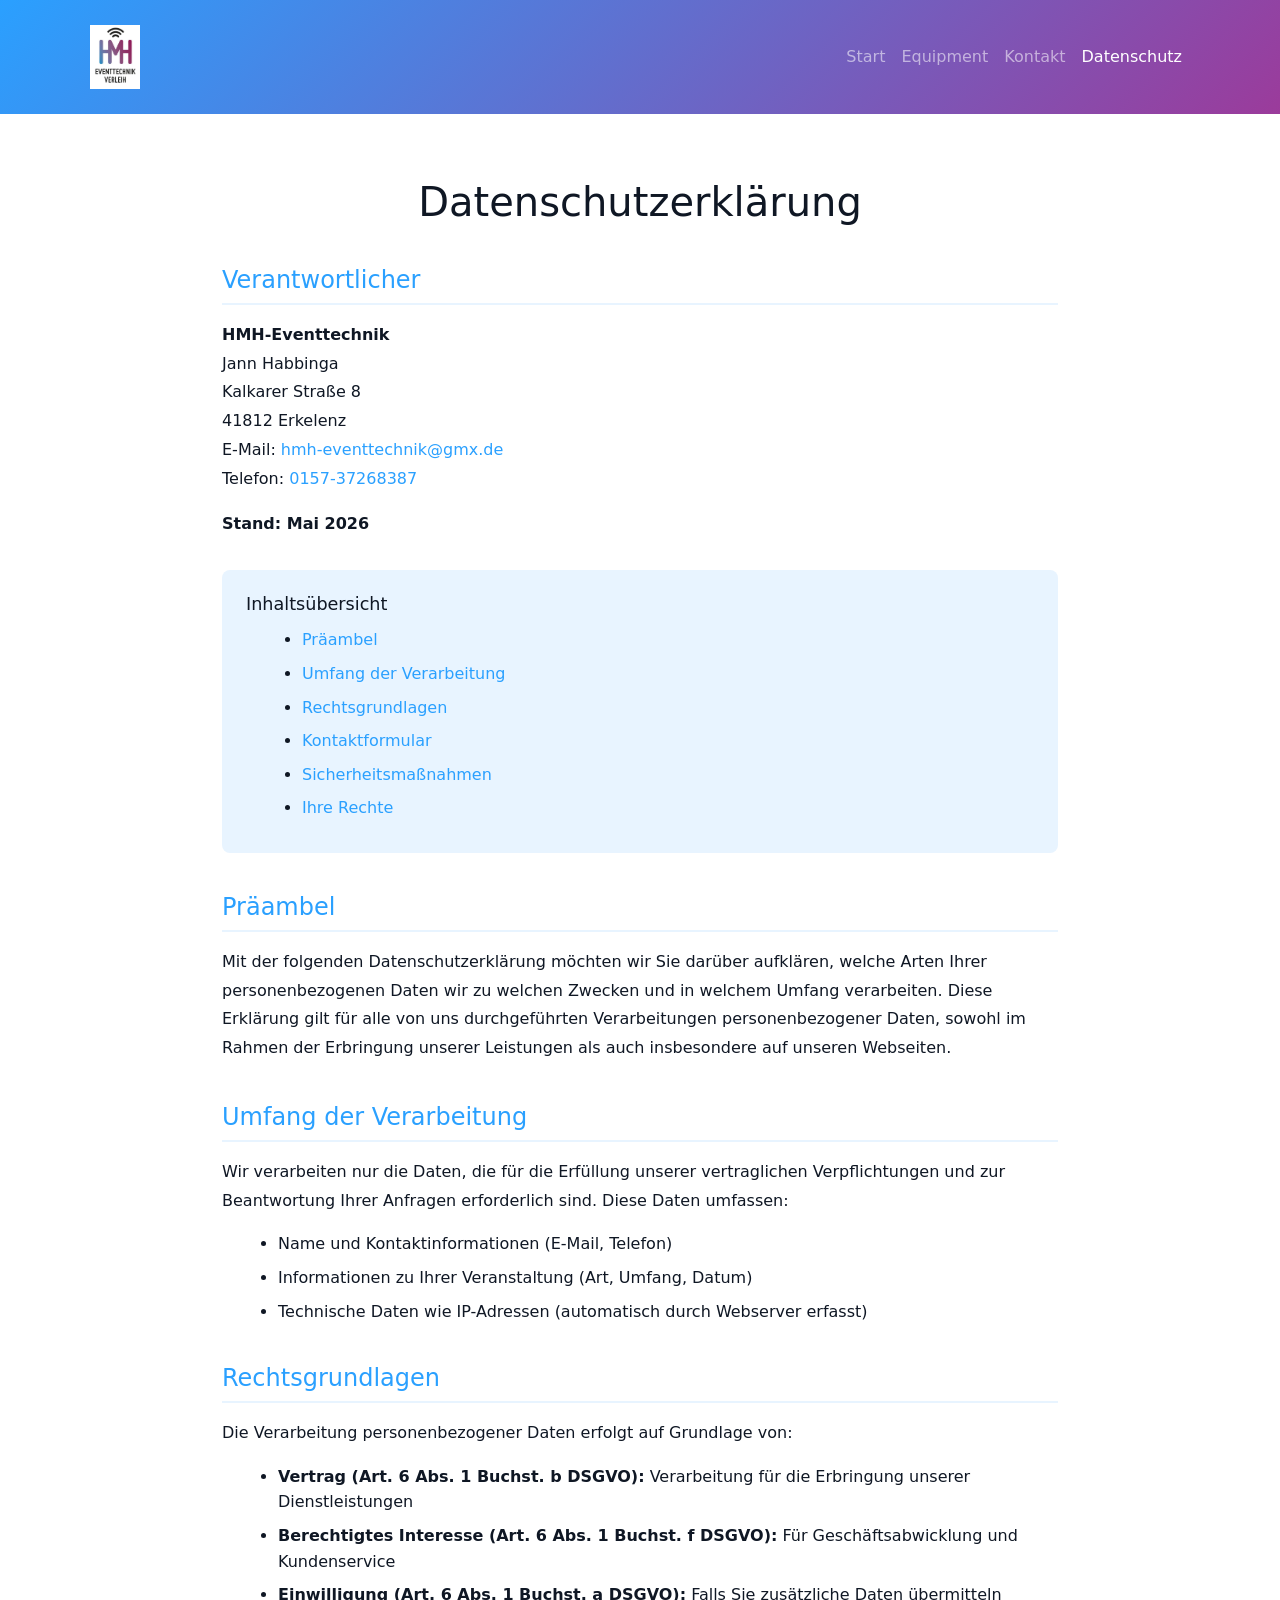
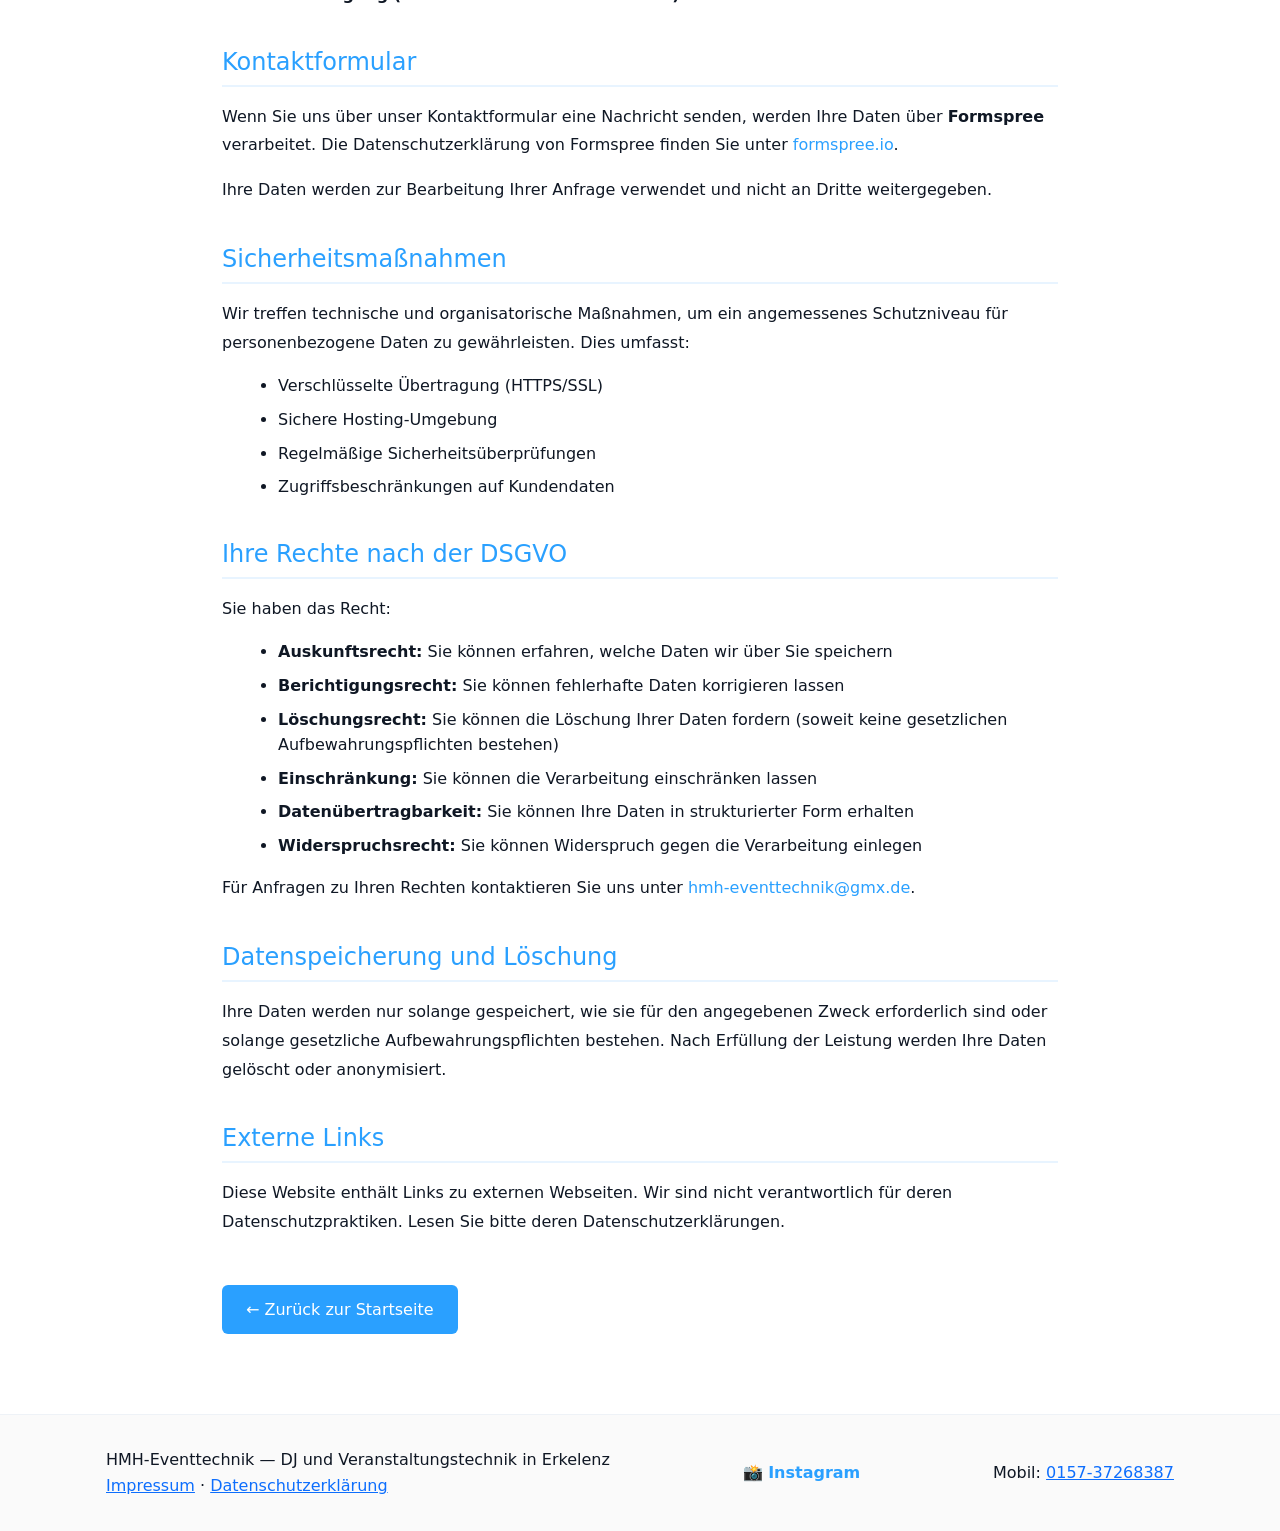
<file: pages/datenschutz.html>
<!doctype html>
<html lang="de">
<head>
  <meta charset="utf-8" />
  <meta name="viewport" content="width=device-width,initial-scale=1" />
  <meta name="description" content="Datenschutzerklärung von HMH-Eventtechnik" />
  <title>Datenschutzerklärung — HMH-Eventtechnik</title>
  <link rel="icon" href="../assets/logo.png" />
  <link href="https://cdn.jsdelivr.net/npm/bootstrap@5.3.2/dist/css/bootstrap.min.css" rel="stylesheet">
  <link rel="stylesheet" href="../styles.css" />
  <style>
    body { display: flex; flex-direction: column; min-height: 100vh; }
    main { flex: 1; }
    .legal-content { max-width: 900px; margin: 4rem auto 3rem; padding: 0 2rem; }
    .legal-content h1 { font-size: 2.5rem; margin-bottom: 2rem; text-align: center; }
    .legal-content h2 { font-size: 1.5rem; margin-top: 2.5rem; margin-bottom: 1rem; color: var(--accent-start); border-bottom: 2px solid var(--accent-light); padding-bottom: 0.5rem; }
    .legal-content h3 { font-size: 1.1rem; margin-top: 1.5rem; margin-bottom: 0.75rem; }
    .legal-content p { line-height: 1.8; margin-bottom: 1rem; color: var(--text); }
    .legal-content a { color: var(--accent-start); text-decoration: none; }
    .legal-content a:hover { text-decoration: underline; color: var(--accent-end); }
    .legal-content ul, .legal-content ol { margin-left: 1.5rem; margin-bottom: 1rem; }
    .legal-content li { margin-bottom: 0.5rem; }
    .toc { background: var(--accent-light); padding: 1.5rem; border-radius: 8px; margin: 2rem 0; }
    .toc ul { margin-left: 1.5rem; margin-bottom: 0; }
    .back-button { display: inline-block; margin-top: 2rem; padding: 0.75rem 1.5rem; background: var(--accent-start) !important; color: white !important; border-radius: 6px; text-decoration: none !important; transition: all 0.2s; }
    .back-button:hover { background: var(--accent-end); text-decoration: none; }
    @media(max-width: 700px) {
      .legal-content { margin: 2rem auto 2rem; }
      .legal-content h1 { font-size: 1.8rem; margin-bottom: 1.5rem; }
      .legal-content h2 { font-size: 1.2rem; margin-top: 1.5rem; }
    }
  </style>
</head>
<body>
  <header class="site-header">
    <nav class="navbar navbar-expand-lg navbar-dark">
      <div class="container header-inner">
        <a class="navbar-brand logo" href="../index.html">
          <img src="../assets/logo.png" alt="HMH Eventtechnik Logo" />
        </a>
        <button class="navbar-toggler" type="button" data-bs-toggle="collapse" data-bs-target="#main-nav" aria-controls="main-nav" aria-expanded="false" aria-label="Navigation öffnen">
          <span class="navbar-toggler-icon"></span>
        </button>
        <div class="collapse navbar-collapse" id="main-nav">
          <ul class="navbar-nav ms-auto mb-2 mb-lg-0">
            <li class="nav-item"><a class="nav-link" href="../index.html#start">Start</a></li>
            <li class="nav-item"><a class="nav-link" href="../index.html#material">Equipment</a></li>
            <li class="nav-item"><a class="nav-link" href="../index.html#kontakt">Kontakt</a></li>
            <li class="nav-item"><a class="nav-link active" href="#">Datenschutz</a></li>
          </ul>
        </div>
      </div>
    </nav>
  </header>

  <main>
    <div class="legal-content">
      <h1>Datenschutzerklärung</h1>

      <h2>Verantwortlicher</h2>
      <p>
        <strong>HMH-Eventtechnik</strong><br>
        Jann Habbinga<br>
        Kalkarer Straße 8<br>
        41812 Erkelenz<br>
        E-Mail: <a href="mailto:hmh-eventtechnik@gmx.de">hmh-eventtechnik@gmx.de</a><br>
        Telefon: <a href="tel:+4915737268387">0157-37268387</a>
      </p>

      <p><strong>Stand: Mai 2026</strong></p>

      <div class="toc">
        <h3 style="margin-top:0">Inhaltsübersicht</h3>
        <ul>
          <li><a href="#praambel" style="color:var(--accent-start)">Präambel</a></li>
          <li><a href="#umfang" style="color:var(--accent-start)">Umfang der Verarbeitung</a></li>
          <li><a href="#rechtsgrundlagen" style="color:var(--accent-start)">Rechtsgrundlagen</a></li>
          <li><a href="#kontaktformular" style="color:var(--accent-start)">Kontaktformular</a></li>
          <li><a href="#sicherheit" style="color:var(--accent-start)">Sicherheitsmaßnahmen</a></li>
          <li><a href="#rechte" style="color:var(--accent-start)">Ihre Rechte</a></li>
        </ul>
      </div>

      <h2 id="praambel">Präambel</h2>
      <p>
        Mit der folgenden Datenschutzerklärung möchten wir Sie darüber aufklären, welche Arten Ihrer personenbezogenen Daten wir zu welchen Zwecken und in welchem Umfang verarbeiten. Diese Erklärung gilt für alle von uns durchgeführten Verarbeitungen personenbezogener Daten, sowohl im Rahmen der Erbringung unserer Leistungen als auch insbesondere auf unseren Webseiten.
      </p>

      <h2 id="umfang">Umfang der Verarbeitung</h2>
      <p>
        Wir verarbeiten nur die Daten, die für die Erfüllung unserer vertraglichen Verpflichtungen und zur Beantwortung Ihrer Anfragen erforderlich sind. Diese Daten umfassen:
      </p>
      <ul>
        <li>Name und Kontaktinformationen (E-Mail, Telefon)</li>
        <li>Informationen zu Ihrer Veranstaltung (Art, Umfang, Datum)</li>
        <li>Technische Daten wie IP-Adressen (automatisch durch Webserver erfasst)</li>
      </ul>

      <h2 id="rechtsgrundlagen">Rechtsgrundlagen</h2>
      <p>
        Die Verarbeitung personenbezogener Daten erfolgt auf Grundlage von:
      </p>
      <ul>
        <li><strong>Vertrag (Art. 6 Abs. 1 Buchst. b DSGVO):</strong> Verarbeitung für die Erbringung unserer Dienstleistungen</li>
        <li><strong>Berechtigtes Interesse (Art. 6 Abs. 1 Buchst. f DSGVO):</strong> Für Geschäftsabwicklung und Kundenservice</li>
        <li><strong>Einwilligung (Art. 6 Abs. 1 Buchst. a DSGVO):</strong> Falls Sie zusätzliche Daten übermitteln</li>
      </ul>

      <h2 id="kontaktformular">Kontaktformular</h2>
      <p>
        Wenn Sie uns über unser Kontaktformular eine Nachricht senden, werden Ihre Daten über <strong>Formspree</strong> verarbeitet. Die Datenschutzerklärung von Formspree finden Sie unter <a href="https://formspree.io/legal/privacy-policy/" target="_blank">formspree.io</a>.
      </p>
      <p>
        Ihre Daten werden zur Bearbeitung Ihrer Anfrage verwendet und nicht an Dritte weitergegeben.
      </p>

      <h2 id="sicherheit">Sicherheitsmaßnahmen</h2>
      <p>
        Wir treffen technische und organisatorische Maßnahmen, um ein angemessenes Schutzniveau für personenbezogene Daten zu gewährleisten. Dies umfasst:
      </p>
      <ul>
        <li>Verschlüsselte Übertragung (HTTPS/SSL)</li>
        <li>Sichere Hosting-Umgebung</li>
        <li>Regelmäßige Sicherheitsüberprüfungen</li>
        <li>Zugriffsbeschränkungen auf Kundendaten</li>
      </ul>

      <h2 id="rechte">Ihre Rechte nach der DSGVO</h2>
      <p>
        Sie haben das Recht:
      </p>
      <ul>
        <li><strong>Auskunftsrecht:</strong> Sie können erfahren, welche Daten wir über Sie speichern</li>
        <li><strong>Berichtigungsrecht:</strong> Sie können fehlerhafte Daten korrigieren lassen</li>
        <li><strong>Löschungsrecht:</strong> Sie können die Löschung Ihrer Daten fordern (soweit keine gesetzlichen Aufbewahrungspflichten bestehen)</li>
        <li><strong>Einschränkung:</strong> Sie können die Verarbeitung einschränken lassen</li>
        <li><strong>Datenübertragbarkeit:</strong> Sie können Ihre Daten in strukturierter Form erhalten</li>
        <li><strong>Widerspruchsrecht:</strong> Sie können Widerspruch gegen die Verarbeitung einlegen</li>
      </ul>
      <p>
        Für Anfragen zu Ihren Rechten kontaktieren Sie uns unter <a href="mailto:hmh-eventtechnik@gmx.de">hmh-eventtechnik@gmx.de</a>.
      </p>

      <h2>Datenspeicherung und Löschung</h2>
      <p>
        Ihre Daten werden nur solange gespeichert, wie sie für den angegebenen Zweck erforderlich sind oder solange gesetzliche Aufbewahrungspflichten bestehen. Nach Erfüllung der Leistung werden Ihre Daten gelöscht oder anonymisiert.
      </p>

      <h2>Externe Links</h2>
      <p>
        Diese Website enthält Links zu externen Webseiten. Wir sind nicht verantwortlich für deren Datenschutzpraktiken. Lesen Sie bitte deren Datenschutzerklärungen.
      </p>

      <a href="../index.html" class="back-button">← Zurück zur Startseite</a>
    </div>
  </main>

  <footer class="site-footer">
    <div class="container footer-inner">
      <div>
        <p>HMH-Eventtechnik — DJ und Veranstaltungstechnik in Erkelenz</p>
        <p><a href="impressum.html">Impressum</a> · <a href="datenschutz.html">Datenschutzerklärung</a></p>
      </div>
      <div class="footer-social">
        <a href="https://www.instagram.com/hmh_eventtechnik/" target="_blank" rel="noopener">📸 Instagram</a>
      </div>
      <div class="footer-right">
        <p>Mobil: <a href="tel:+4915737268387">0157-37268387</a></p>
      </div>
    </div>
  </footer>

  <script src="https://cdn.jsdelivr.net/npm/bootstrap@5.3.2/dist/js/bootstrap.bundle.min.js"></script>
</body>
</html>
</file>
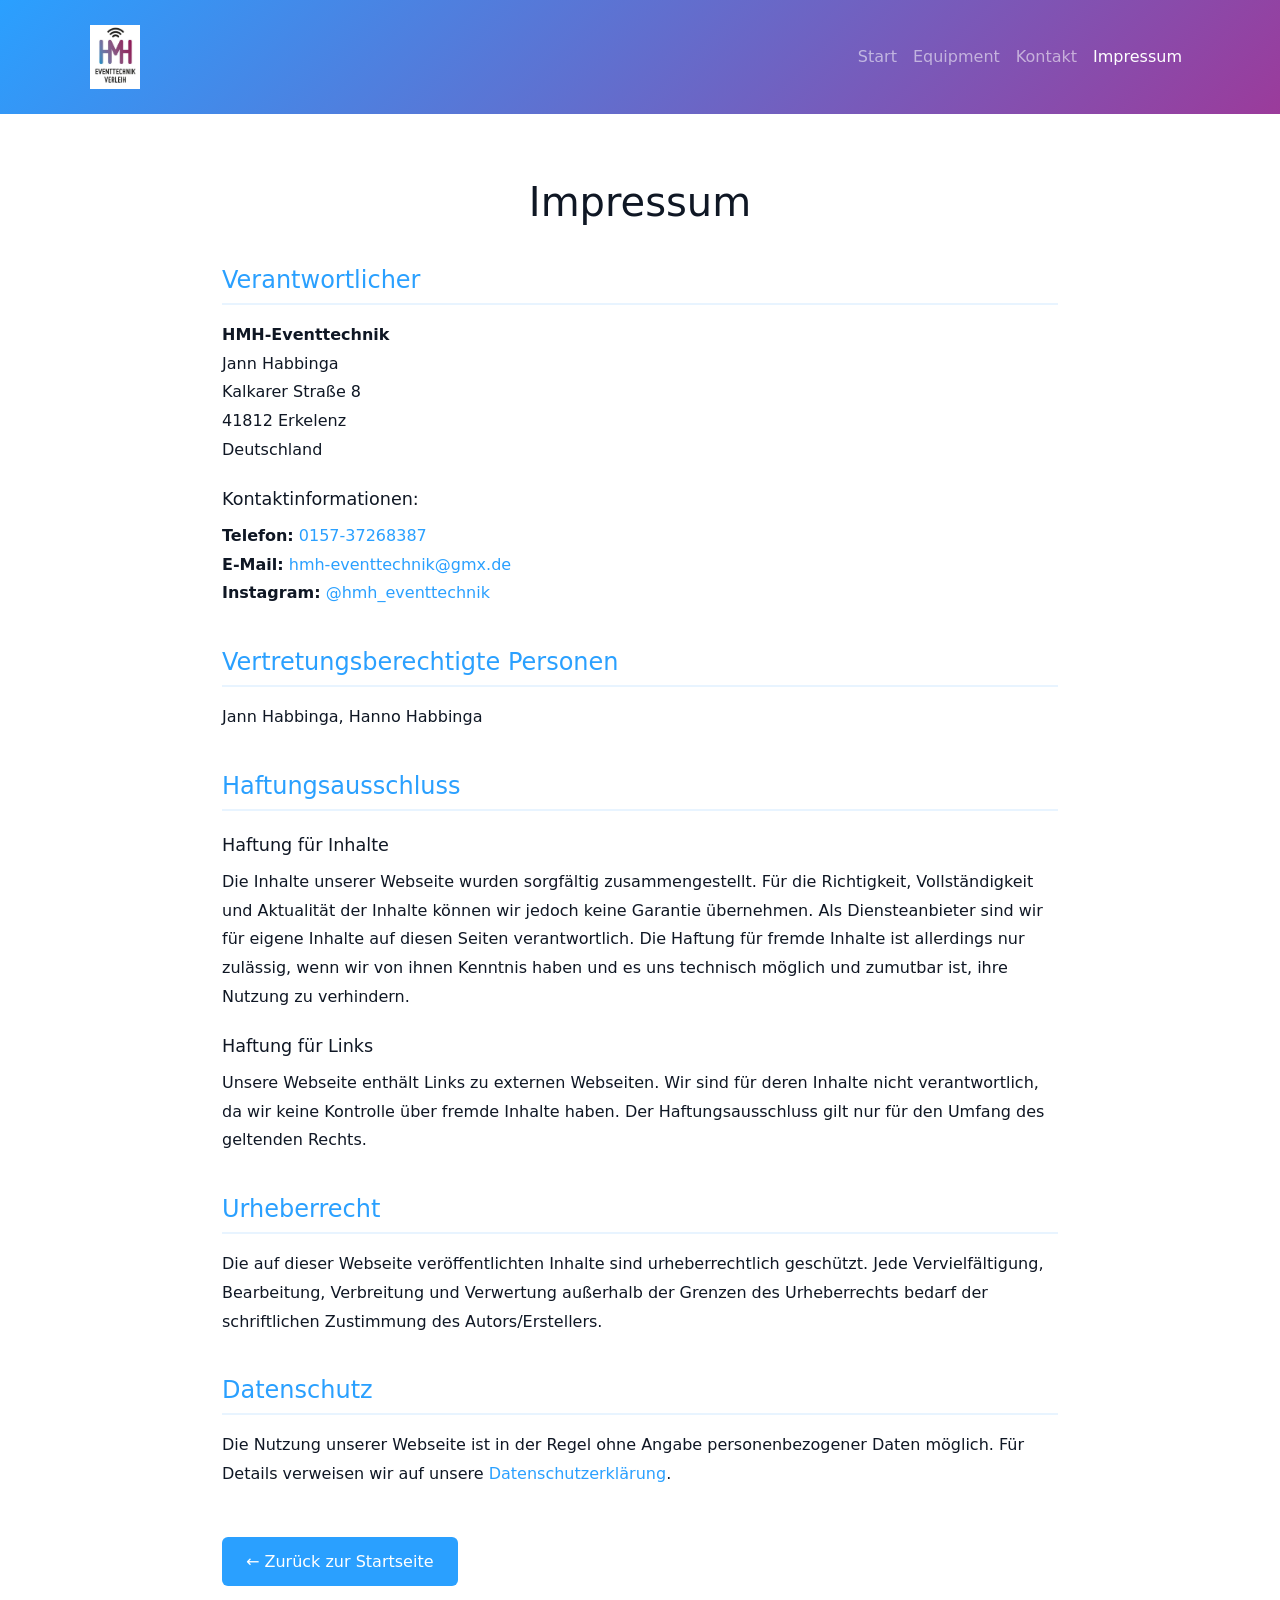
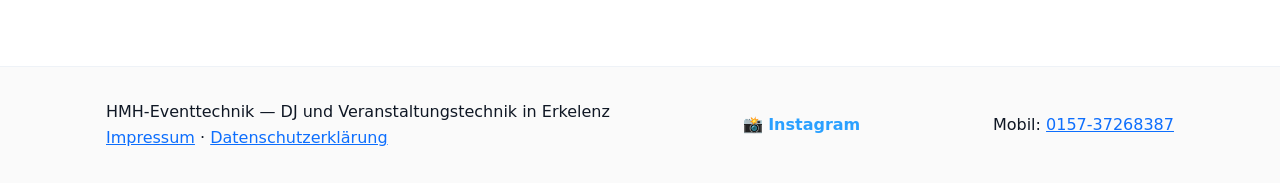
<file: pages/impressum.html>
<!doctype html>
<html lang="de">
<head>
  <meta charset="utf-8" />
  <meta name="viewport" content="width=device-width,initial-scale=1" />
  <meta name="description" content="Impressum und Datenschutzerklärung von HMH-Eventtechnik" />
  <title>Impressum — HMH-Eventtechnik</title>
  <link rel="icon" href="../assets/logo.png" />
  <link href="https://cdn.jsdelivr.net/npm/bootstrap@5.3.2/dist/css/bootstrap.min.css" rel="stylesheet">
  <link rel="stylesheet" href="../styles.css" />
  <style>
    body { display: flex; flex-direction: column; min-height: 100vh; }
    main { flex: 1; }
    .legal-content { max-width: 900px; margin: 4rem auto 3rem; padding: 0 2rem; }
    .legal-content h1 { font-size: 2.5rem; margin-bottom: 2rem; text-align: center; }
    .legal-content h2 { font-size: 1.5rem; margin-top: 2.5rem; margin-bottom: 1rem; color: var(--accent-start); border-bottom: 2px solid var(--accent-light); padding-bottom: 0.5rem; }
    .legal-content h3 { font-size: 1.1rem; margin-top: 1.5rem; margin-bottom: 0.75rem; }
    .legal-content p { line-height: 1.8; margin-bottom: 1rem; color: var(--text); }
    .legal-content a { color: var(--accent-start); text-decoration: none; }
    .legal-content a:hover { text-decoration: underline; color: var(--accent-end); }
    .legal-content ul, .legal-content ol { margin-left: 1.5rem; margin-bottom: 1rem; }
    .legal-content li { margin-bottom: 0.5rem; }
    .back-button { display: inline-block; margin-top: 2rem; padding: 0.75rem 1.5rem; background: var(--accent-start) !important; color: white !important; border-radius: 6px; text-decoration: none !important; transition: all 0.2s; }
    .back-button:hover { background: var(--accent-end); text-decoration: none; }
    @media(max-width: 700px) {
      .legal-content { margin: 2rem auto 2rem; }
      .legal-content h1 { font-size: 1.8rem; margin-bottom: 1.5rem; }
      .legal-content h2 { font-size: 1.2rem; margin-top: 1.5rem; }
    }
  </style>
</head>
<body>
  <header class="site-header">
    <nav class="navbar navbar-expand-lg navbar-dark">
      <div class="container header-inner">
        <a class="navbar-brand logo" href="../index.html">
          <img src="../assets/logo.png" alt="HMH Eventtechnik Logo" />
        </a>
        <button class="navbar-toggler" type="button" data-bs-toggle="collapse" data-bs-target="#main-nav" aria-controls="main-nav" aria-expanded="false" aria-label="Navigation öffnen">
          <span class="navbar-toggler-icon"></span>
        </button>
        <div class="collapse navbar-collapse" id="main-nav">
          <ul class="navbar-nav ms-auto mb-2 mb-lg-0">
            <li class="nav-item"><a class="nav-link" href="../index.html#start">Start</a></li>
            <li class="nav-item"><a class="nav-link" href="../index.html#material">Equipment</a></li>
            <li class="nav-item"><a class="nav-link" href="../index.html#kontakt">Kontakt</a></li>
            <li class="nav-item"><a class="nav-link active" href="#">Impressum</a></li>
          </ul>
        </div>
      </div>
    </nav>
  </header>

  <main>
    <div class="legal-content">
      <h1>Impressum</h1>

      <h2>Verantwortlicher</h2>
      <p>
        <strong>HMH-Eventtechnik</strong><br>
        Jann Habbinga<br>
        Kalkarer Straße 8<br>
        41812 Erkelenz<br>
        Deutschland
      </p>

      <h3>Kontaktinformationen:</h3>
      <p>
        <strong>Telefon:</strong> <a href="tel:+4915737268387">0157-37268387</a><br>
        <strong>E-Mail:</strong> <a href="mailto:hmh-eventtechnik@gmx.de">hmh-eventtechnik@gmx.de</a><br>
        <strong>Instagram:</strong> <a href="https://www.instagram.com/hmh_eventtechnik/" target="_blank">@hmh_eventtechnik</a>
      </p>

      <h2>Vertretungsberechtigte Personen</h2>
      <p>
        Jann Habbinga, Hanno Habbinga
      </p>

      <h2>Haftungsausschluss</h2>
      <h3>Haftung für Inhalte</h3>
      <p>
        Die Inhalte unserer Webseite wurden sorgfältig zusammengestellt. Für die Richtigkeit, Vollständigkeit und Aktualität der Inhalte können wir jedoch keine Garantie übernehmen. Als Diensteanbieter sind wir für eigene Inhalte auf diesen Seiten verantwortlich. Die Haftung für fremde Inhalte ist allerdings nur zulässig, wenn wir von ihnen Kenntnis haben und es uns technisch möglich und zumutbar ist, ihre Nutzung zu verhindern.
      </p>

      <h3>Haftung für Links</h3>
      <p>
        Unsere Webseite enthält Links zu externen Webseiten. Wir sind für deren Inhalte nicht verantwortlich, da wir keine Kontrolle über fremde Inhalte haben. Der Haftungsausschluss gilt nur für den Umfang des geltenden Rechts.
      </p>

      <h2>Urheberrecht</h2>
      <p>
        Die auf dieser Webseite veröffentlichten Inhalte sind urheberrechtlich geschützt. Jede Vervielfältigung, Bearbeitung, Verbreitung und Verwertung außerhalb der Grenzen des Urheberrechts bedarf der schriftlichen Zustimmung des Autors/Erstellers.
      </p>

      <h2>Datenschutz</h2>
      <p>
        Die Nutzung unserer Webseite ist in der Regel ohne Angabe personenbezogener Daten möglich. Für Details verweisen wir auf unsere <a href="datenschutz.html">Datenschutzerklärung</a>.
      </p>

    <a href="../index.html" class="back-button">← Zurück zur Startseite</a>
    </div>
  </main>

  <footer class="site-footer">
    <div class="container footer-inner">
      <div>
        <p>HMH-Eventtechnik — DJ und Veranstaltungstechnik in Erkelenz</p>
        <p><a href="impressum.html">Impressum</a> · <a href="datenschutz.html">Datenschutzerklärung</a></p>
      </div>
      <div class="footer-social">
        <a href="https://www.instagram.com/hmh_eventtechnik/" target="_blank" rel="noopener">📸 Instagram</a>
      </div>
      <div class="footer-right">
        <p>Mobil: <a href="tel:+4915737268387">0157-37268387</a></p>
      </div>
    </div>
  </footer>

  <script src="https://cdn.jsdelivr.net/npm/bootstrap@5.3.2/dist/js/bootstrap.bundle.min.js"></script>
</body>
</html>
</file>
<file: styles.css>
:root{
  --bg:#ffffff;
  --text:#0f1724;
  --muted:#6b7280;
  --accent-start:#2aa0ff;
  --accent-end:#9b3b9b;
  --accent-light:#e8f4ff;
  --max-width:1100px;
  --container-padding:1rem;
  --radius:10px;
}
*{box-sizing:border-box}
body{font-family:Inter,system-ui,Segoe UI,Roboto,Arial,sans-serif;background:var(--bg);color:var(--text);line-height:1.6;margin:0}
.container{max-width:var(--max-width);margin:0 auto;padding:0 var(--container-padding)}
.site-header{background:linear-gradient(135deg,var(--accent-start) 0%,var(--accent-end) 100%);color:white}
.site-header{background:linear-gradient(135deg,var(--accent-start) 0%,var(--accent-end) 100%);color:white;position:sticky;top:0;z-index:60;transition:box-shadow .18s ease,padding .18s ease}
.header-inner{display:flex;align-items:center;justify-content:space-between;padding:.75rem 0;transition:padding .2s ease}
.logo img{height:auto;max-height:64px;width:auto;display:block;transition:max-height .2s ease}
.nav-toggle{background:transparent;border:0;color:white;font-size:1.6rem;display:inline-flex;align-items:center;gap:.5rem;padding:.25rem .5rem;border-radius:8px}
.nav-toggle:focus{outline:2px solid rgba(255,255,255,0.2)}
.main-nav{position:relative}
.main-nav ul{list-style:none;margin:0;padding:0;display:flex;gap:1rem;align-items:center}
.main-nav a{color:white;text-decoration:none;font-weight:600;padding:.35rem .5rem;border-radius:6px;transition:all .2s ease}
.main-nav a:hover{background:rgba(255,255,255,0.15);transform:translateY(-1px)}

/* mobile navigation: integrated (pushes content down) */
.main-nav{max-height:0;overflow:hidden;transition:max-height .28s ease,padding .18s ease}
.main-nav.open{max-height:420px;padding-bottom:.6rem}
.main-nav ul{display:flex;flex-direction:column;gap:.5rem;padding-top:.25rem}
.main-nav a{display:block}

@keyframes nav-drop{from{transform:translateY(-6px);opacity:0}to{transform:translateY(0);opacity:1}}

/* desktop overrides */
@media(min-width:700px){
  .main-nav{max-height:none;overflow:visible;padding:0}
  .main-nav ul{display:flex;flex-direction:row;gap:1rem;padding:0}
}

.hero{padding:4.5rem 0;background:linear-gradient(135deg,rgba(42,160,255,0.05) 0%,rgba(155,59,155,0.03) 100%)}
.hero-inner{display:flex;flex-direction:column;gap:1.5rem}
.hero h1{font-size:2rem;margin:0;line-height:1.2}
.hero h1 small{display:block;font-size:1.25rem;font-weight:500;color:var(--accent-start)}
.lead{color:var(--muted);font-size:1.05rem}
.hero-ctas{display:flex;flex-wrap:wrap;gap:1rem;margin-top:.5rem}
.btn{padding:.85rem 1.8rem;border-radius:8px;text-decoration:none;display:inline-flex;align-items:center;justify-content:center;font-weight:600;transition:all .2s ease;border:2px solid transparent;cursor:pointer}
.btn-primary{background:linear-gradient(135deg,var(--accent-start),var(--accent-end));color:white;box-shadow:0 4px 15px rgba(42,160,255,0.3)}
.btn-primary:hover{transform:translateY(-2px);box-shadow:0 6px 25px rgba(42,160,255,0.4)}
.btn-outline-light{background:rgba(255,255,255,0.35);border:2px solid white;color:#000;backdrop-filter:blur(10px);box-shadow:0 2px 8px rgba(0,0,0,0.3);font-weight:700;text-shadow:0 1px 2px rgba(255,255,255,0.3)}
.btn-outline-light:hover{background:rgba(255,255,255,0.45);transform:translateY(-2px);box-shadow:0 6px 18px rgba(0,0,0,0.35)}
.btn-ghost{background:transparent;border:1px solid rgba(0,0,0,0.08);color:var(--text)}

.section{padding:3rem 0;border-bottom:1px solid rgba(0,0,0,0.02)}
h2{margin:0 0 1.5rem 0;font-size:2rem;color:var(--text)}
.section > .container > p:first-of-type{color:var(--muted);font-size:1.05rem;margin-bottom:1.5rem}
.services-list{display:grid;grid-template-columns:1fr;gap:2rem;padding-left:0;list-style:none}
.services-list li{display:flex;flex-direction:column;align-items:center;text-align:center;padding:0}
.service-icon{width:120px;height:120px;border-radius:50%;display:flex;align-items:center;justify-content:center;margin-bottom:1.5rem;transition:all .3s ease;box-shadow:0 4px 12px rgba(42,160,255,0.15);overflow:hidden;background:rgba(42,160,255,0.1)}
.service-icon img{width:100%;height:100%;object-fit:cover;filter:brightness(1.1) contrast(1.05)}
.service-icon svg{width:70%;height:70%;object-fit:contain;filter:drop-shadow(0 2px 4px rgba(0,0,0,0.1))}
.services-list li:nth-child(1) .service-icon{background:rgba(42,160,255,0.12)}
.services-list li:nth-child(2) .service-icon{background:rgba(255,165,0,0.12)}
.services-list li:nth-child(3) .service-icon{background:rgba(155,59,155,0.12)}
.services-list li:hover .service-icon{transform:scale(1.1);box-shadow:0 8px 20px rgba(42,160,255,0.25)}
.services-list li:nth-child(1):hover .service-icon{background:rgba(42,160,255,0.18)}
.services-list li:nth-child(2):hover .service-icon{background:rgba(255,165,0,0.18)}
.services-list li:nth-child(3):hover .service-icon{background:rgba(155,59,155,0.18)}

.grid{display:grid;grid-template-columns:1fr;gap:1.5rem;margin-top:1.5rem}
.card{border-radius:var(--radius);padding:1.5rem;background:white;box-shadow:0 2px 8px rgba(16,24,40,0.08);display:flex;flex-direction:column;gap:1rem;transition:all .3s ease;border:1px solid rgba(0,0,0,0.05)}
.card:hover{transform:translateY(-4px);box-shadow:0 12px 32px rgba(16,24,40,0.15)}
.card-equipment{cursor:pointer}
.card-equipment:hover{border-color:var(--accent-start);box-shadow:0 8px 24px rgba(42,160,255,0.2)}
.card-equipment .card-body{padding:0}
.card h3{margin:0;font-size:1.2rem}
.meta{color:var(--muted);font-size:.9rem}
.card-img{width:100%;height:160px;object-fit:cover;border-radius:8px;background:#f3f4f6}

/* Gallery Styles */
.gallery{background:rgba(42,160,255,0.01)}
.gallery-carousel{display:flex;justify-content:center;margin-top:1.5rem}

.carousel-container{position:relative;width:100%;max-width:600px;aspect-ratio:1;background:#f3f4f6;border-radius:8px;overflow:hidden}
.carousel-image{width:100%;height:100%;object-fit:cover;cursor:pointer;transition:transform .2s ease}
.carousel-image:hover{transform:scale(1.02)}
.carousel-btn{position:absolute;top:50%;transform:translateY(-50%);background:rgba(255,255,255,0.9);border:0;width:50px;height:50px;border-radius:50%;font-size:1.5rem;cursor:pointer;transition:all .2s ease;display:flex;align-items:center;justify-content:center;z-index:10}
.carousel-btn:hover{background:white;transform:translateY(-50%) scale(1.1)}
.carousel-prev{left:15px}
.carousel-next{right:15px}
.carousel-dots{position:absolute;bottom:15px;left:50%;transform:translateX(-50%);display:flex;gap:0.5rem;z-index:10}
.carousel-dot{width:10px;height:10px;border-radius:50%;background:rgba(255,255,255,0.5);border:0;cursor:pointer;transition:all .2s ease}
.carousel-dot.active{background:white;width:30px;border-radius:5px}

/* gallery modal */
.lightbox{position:fixed;inset:0;display:flex;align-items:center;justify-content:center;background:rgba(2,6,23,0.85);z-index:9999;opacity:0;visibility:hidden;transition:opacity .2s ease,visibility .2s;padding:2rem}
.lightbox.open{opacity:1;visibility:visible}
.lightbox img{max-width:94%;max-height:86%;border-radius:8px;box-shadow:0 10px 40px rgba(2,6,23,0.8);transform:scale(.95);transition:transform .2s ease}
.lightbox.open img{transform:scale(1)}
.lightbox .close{position:absolute;top:18px;right:18px;color:white;background:rgba(0,0,0,0.3);border:0;font-size:2.5rem;width:50px;height:50px;border-radius:50%;display:flex;align-items:center;justify-content:center;cursor:pointer;transition:all .2s ease}
.lightbox .close:hover{background:rgba(0,0,0,0.5);transform:scale(1.1)}
.gallery-grid img{cursor:pointer}

.contact-form{display:flex;flex-direction:column;gap:1rem;max-width:520px;padding:2rem;background:white;border:2px solid #e5e7eb;border-radius:8px;box-shadow:0 2px 8px rgba(0,0,0,0.05)}
.contact-form input,.contact-form textarea{padding:.75rem;border:1px solid #e5e7eb;border-radius:6px;font-size:1rem;transition:all .2s ease}
.contact-form input:focus,.contact-form textarea:focus{outline:none;border-color:var(--accent-start);box-shadow:0 0 0 3px rgba(42,160,255,0.1)}

.contact-wrapper{display:grid;grid-template-columns:1fr;gap:3rem;align-items:start}
.contact-info{order:1}
.contact-form{order:2;max-width:100%}
.contact-logo{order:3;display:none;align-items:center;justify-content:center;padding:2rem}

.site-footer{border-top:1px solid #eef2f7;padding:2rem 0;background:#fafafa;margin-top:2rem}
.footer-inner{display:flex;justify-content:space-between;align-items:center;gap:1rem;flex-wrap:wrap}
.footer-inner p{margin:0}
.footer-social{display:flex;gap:1rem;align-items:center}
.footer-social a{color:var(--accent-start);text-decoration:none;font-weight:600;transition:all .2s ease;display:inline-flex;align-items:center;gap:0.5rem}
.footer-social a:hover{color:var(--accent-end);transform:scale(1.1)}

@media(min-width:700px){
  .hero h1{font-size:2.8rem}
  .grid{grid-template-columns:repeat(2,1fr)}
  .gallery-grid{grid-template-columns:repeat(3, 1fr)}
  .services-list{grid-template-columns:repeat(3,1fr)}
  .contact-wrapper{grid-template-columns:1fr 1fr;gap:4rem}
  .contact-info{order:1}
  .contact-form{order:2}
  .contact-logo{order:3;grid-column:2;display:flex}
}
/* compact header when scrolling */
.site-header.scrolled{box-shadow:0 6px 20px rgba(16,24,40,0.12);}
.site-header.scrolled .header-inner{padding:.45rem 0}

/* Equipment Modal */
.equipment-modal{position:fixed;inset:0;display:flex;align-items:center;justify-content:center;background:rgba(2,6,23,0.85);z-index:9999;opacity:0;visibility:hidden;transition:opacity .2s ease,visibility .2s;padding:1rem}
.equipment-modal.open{opacity:1;visibility:visible}
.equipment-modal-content{background:white;border-radius:12px;max-width:900px;width:100%;max-height:90vh;overflow-y:auto;box-shadow:0 20px 60px rgba(0,0,0,0.3);display:grid;grid-template-columns:1fr;position:relative}
.equipment-modal-close{position:absolute;top:20px;right:20px;background:rgba(0,0,0,0.1);border:0;font-size:2.5rem;width:50px;height:50px;border-radius:50%;cursor:pointer;color:var(--text);transition:all .2s ease;z-index:10}
.equipment-modal-close:hover{background:rgba(0,0,0,0.2);transform:scale(1.1)}
.equipment-modal-body{display:grid;grid-template-columns:1fr;gap:2rem;padding:2rem}
.equipment-images{position:relative;width:100%;aspect-ratio:1;border-radius:8px;overflow:hidden;background:#f3f4f6}
.equipment-modal-img{width:100%;height:100%;object-fit:cover}
.equipment-nav{position:absolute;top:50%;transform:translateY(-50%);background:rgba(255,255,255,0.9);border:0;width:50px;height:50px;border-radius:50%;font-size:1.5rem;cursor:pointer;transition:all .2s ease;display:flex;align-items:center;justify-content:center}
.equipment-nav:hover{background:white;transform:translateY(-50%) scale(1.1)}
.equipment-prev{left:15px}
.equipment-next{right:15px}
.equipment-dots{position:absolute;bottom:15px;left:50%;transform:translateX(-50%);display:flex;gap:0.5rem}
.equipment-dot{width:10px;height:10px;border-radius:50%;background:rgba(255,255,255,0.5);border:0;cursor:pointer;transition:all .2s ease}
.equipment-dot.active{background:white;width:30px;border-radius:5px}
.equipment-info h2{margin:0 0 1rem 0;color:var(--text);font-size:1.8rem}
.equipment-info p{color:var(--muted);margin:0.5rem 0;line-height:1.6}
.equipment-description{font-size:1.05rem;color:var(--text);font-weight:500;margin:0 0 1.5rem 0}
.equipment-details{display:flex;flex-direction:column;gap:1rem}
.equipment-category{color:var(--accent-start);font-weight:600;margin:0}
.equipment-tech{border-top:1px solid #eef2f7;padding-top:1rem}
.equipment-tech p{margin:0.5rem 0;color:var(--text);font-size:0.95rem}
.equipment-availability{color:var(--accent-start);font-weight:600;margin:0}

@media(min-width:700px){
  .equipment-modal-body{grid-template-columns:1fr 1fr;gap:3rem;padding:3rem}
  .equipment-images{aspect-ratio:auto;min-height:400px}
}

@media(min-width:1000px){
  .grid{grid-template-columns:repeat(3,1fr)}
  .gallery-grid{grid-template-columns:repeat(4, 1fr)}
}

/* small utilities */
.muted{color:var(--muted)}

/* Additional animations and refinements */
@keyframes slideUp{from{opacity:0;transform:translateY(20px)}to{opacity:1;transform:translateY(0)}}
.section{animation:slideUp .4s ease}

/* Keyboard navigation for lightbox */
.lightbox img:focus{outline:2px solid white;outline-offset:2px}

/* Contact Section Redesign */
.contact-container{display:grid;grid-template-columns:1fr;gap:3rem;max-width:600px;margin:0 auto}
.contact-center{text-align:center;width:100%}
.contact-center h2{margin:0 0 2rem 0;font-size:2rem}
.contact-section{margin-bottom:2rem}
.contact-section h3{font-size:1.3rem;margin:0 0 1rem 0;color:var(--text)}
.contact-section p{color:var(--muted);margin:0.5rem 0;font-size:0.95rem}
.contact-section p a{color:var(--accent-start);text-decoration:none;font-weight:600;transition:all .2s ease}
.contact-section p a:hover{color:var(--accent-end);text-decoration:underline}
.contact-highlight{background:var(--accent-light);padding:1.5rem;border-radius:8px;color:var(--text);font-size:1rem;margin-top:2rem}

.contact-form{margin-top:3rem;padding:2rem;border:2px solid #e5e7eb;border-radius:8px;background:#fafafa}
.contact-form h3{font-size:1.2rem;margin:0 0 1.5rem 0;color:var(--text)}

/* Lightbox Navigation */
.lightbox img{position:relative}
.lightbox-nav{position:absolute;top:50%;transform:translateY(-50%);background:rgba(255,255,255,0.9);border:0;width:50px;height:50px;border-radius:50%;font-size:1.5rem;cursor:pointer;transition:all .2s ease;display:flex;align-items:center;justify-content:center;z-index:11}
.lightbox-nav:hover{background:white;transform:translateY(-50%) scale(1.1)}
.lightbox-prev{left:15px}
.lightbox-next{right:15px}
</file>
